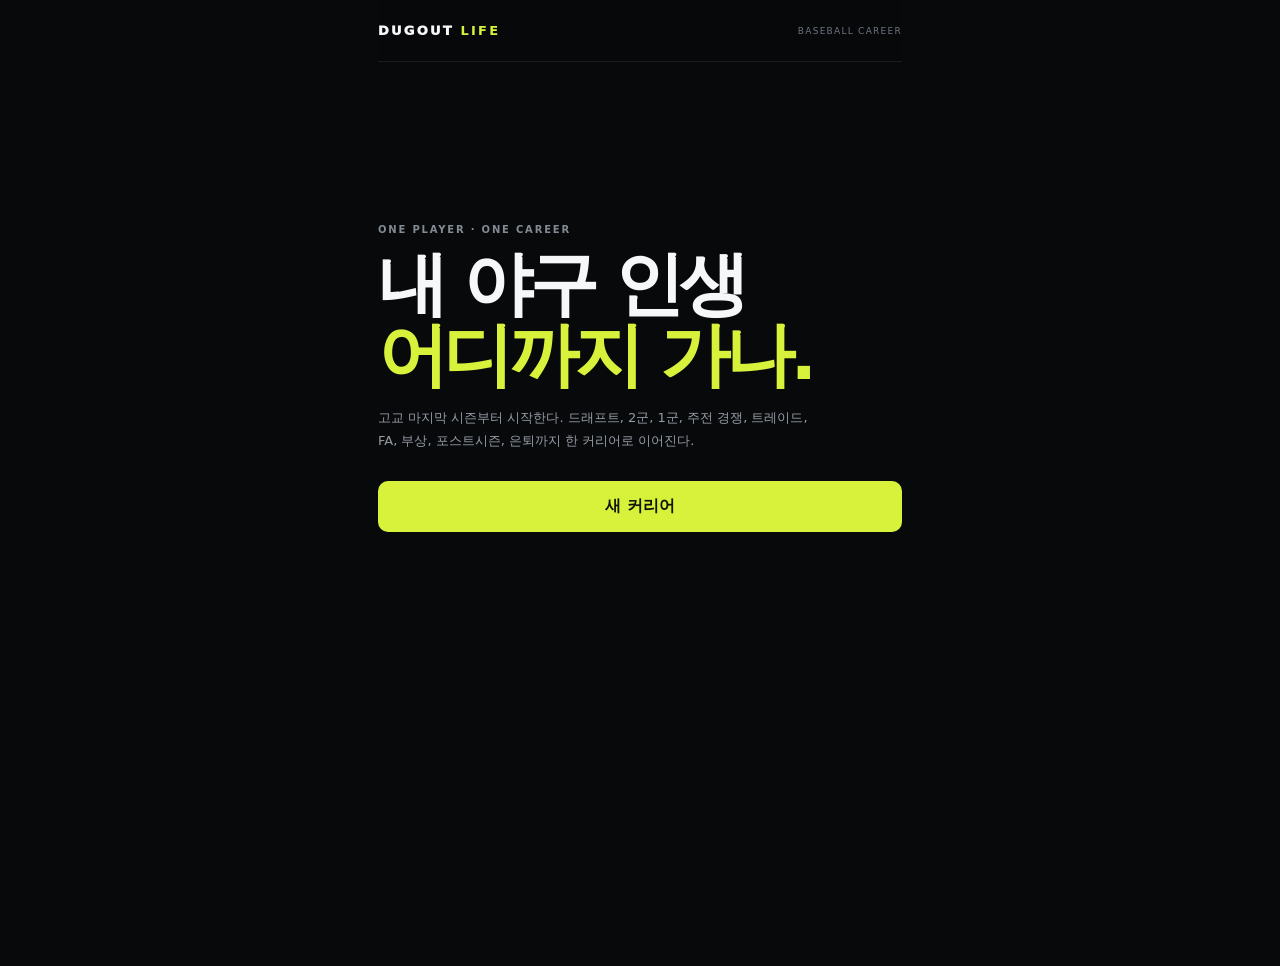
<file: index.html>
<!doctype html>
<html lang="ko">
<head>
<meta charset="utf-8">
<meta name="viewport" content="width=device-width,initial-scale=1,viewport-fit=cover">
<meta name="theme-color" content="#08090b">
<meta http-equiv="Cache-Control" content="no-cache,no-store,must-revalidate">
<title>DUGOUT LIFE</title>
<link rel="stylesheet" href="./life-v37.css?v=37">
</head>
<body>
<div class="app">
  <header class="topbar">
    <div class="brand">DUGOUT <b>LIFE</b></div>
    <div id="topMeta" class="topmeta">BASEBALL CAREER</div>
  </header>

  <section id="home" class="screen on home">
    <div class="home-kicker">ONE PLAYER · ONE CAREER</div>
    <h1>내 야구 인생<br><span>어디까지 가나.</span></h1>
    <p>고교 마지막 시즌부터 시작한다. 드래프트, 2군, 1군, 주전 경쟁, 트레이드, FA, 부상, 포스트시즌, 은퇴까지 한 커리어로 이어진다.</p>
    <div class="home-actions">
      <button id="newCareer" class="primary">새 커리어</button>
      <button id="resumeCareer" class="secondary" hidden>커리어 이어하기</button>
    </div>
    <div id="legacyPreview" class="legacy-preview"></div>
  </section>

  <section id="create" class="screen">
    <div class="pagehead">
      <div class="chapter">CHAPTER 01</div>
      <h1>선수 등록</h1>
      <p>플레이스타일이 초기 능력과 커리어 성향을 결정한다.</p>
    </div>
    <form id="createForm" class="form">
      <div class="grid2">
        <div class="field"><label>이름</label><input id="name" class="input" maxlength="12" placeholder="이름" required></div>
        <div class="field"><label>등번호</label><input id="number" class="input" type="number" min="0" max="99" value="7"></div>
      </div>
      <div class="field"><div class="label">포지션</div><div id="posChoices" class="choices pos">
        <button type="button" class="choice active" data-v="SS"><b>유격수</b><span>SS · 공수 밸런스</span></button>
        <button type="button" class="choice" data-v="CF"><b>중견수</b><span>CF · 주루/수비</span></button>
        <button type="button" class="choice" data-v="C"><b>포수</b><span>C · 수비/멘탈</span></button>
        <button type="button" class="choice" data-v="3B"><b>3루수</b><span>3B · 장타</span></button>
      </div></div>
      <div class="field"><div class="label">플레이스타일</div><div id="styleChoices" class="style-list">
        <button type="button" class="style active" data-v="complete"><div><b>완성형</b><span>큰 약점 없이 꾸준히 성장</span></div><em>안정</em></button>
        <button type="button" class="style" data-v="contact"><div><b>교타자</b><span>컨택·선구 중심, 높은 출루율</span></div><em>정교</em></button>
        <button type="button" class="style" data-v="slugger"><div><b>거포</b><span>삼진을 감수하고 장타로 뒤집음</span></div><em>폭발</em></button>
        <button type="button" class="style" data-v="speed"><div><b>호타준족</b><span>주루·수비·컨택으로 가치 생산</span></div><em>기동</em></button>
      </div></div>
      <div id="createError" class="error"></div>
      <button id="createBtn" class="primary" type="submit">고3 마지막 시즌 시작</button>
    </form>
  </section>

  <section id="career" class="screen">
    <div class="career-head">
      <div>
        <div id="stage" class="eyebrow">HIGH SCHOOL</div>
        <h1 id="careerTitle">고3 마지막 시즌</h1>
      </div>
      <div class="agebox"><small>AGE</small><b id="age">18</b></div>
    </div>

    <div id="identity" class="identity"></div>
    <div id="ladder" class="ladder"></div>

    <article id="moment" class="moment"></article>

    <section class="section compact-section">
      <div class="section-title"><h3>이번 시즌</h3><span id="seasonMeta">2026 · HIGH SCHOOL</span></div>
      <div id="seasonStats" class="stats-grid"></div>
    </section>

    <section class="section compact-section">
      <div class="section-title"><h3>관계 / 상태</h3><span>CAREER PRESSURE</span></div>
      <div id="meters" class="meters"></div>
    </section>

    <section class="section compact-section">
      <div class="section-title"><h3>특성</h3><span>TRAITS</span></div>
      <div id="traitList" class="trait-list"></div>
    </section>
  </section>

  <section id="result" class="screen result-screen"><div id="resultBody"></div></section>
  <section id="seasonEnd" class="screen summary-screen"><div id="summaryBody"></div></section>
  <section id="history" class="screen"><div class="pagehead"><div class="chapter">CAREER LOG</div><h1>커리어 기록</h1><p>시즌, 계약, 수상, 주요 사건이 모두 남는다.</p></div><div id="historyBody"></div></section>
  <section id="player" class="screen"><div id="playerBody"></div></section>
  <section id="retired" class="screen retired"><div id="retiredBody"></div></section>

  <nav id="tabs" class="tabs">
    <button data-tab="career" class="active">커리어</button>
    <button data-tab="history">기록</button>
    <button data-tab="player">선수</button>
  </nav>
</div>
<div id="toast" class="toast"></div>
<script src="./config.js?v=37"></script>
<script src="./life-v37-core.js?v=37"></script>
<script src="./life-v37-engine.js?v=37"></script>
<script src="./life-v37-ui.js?v=37"></script>
</body>
</html>
</file>
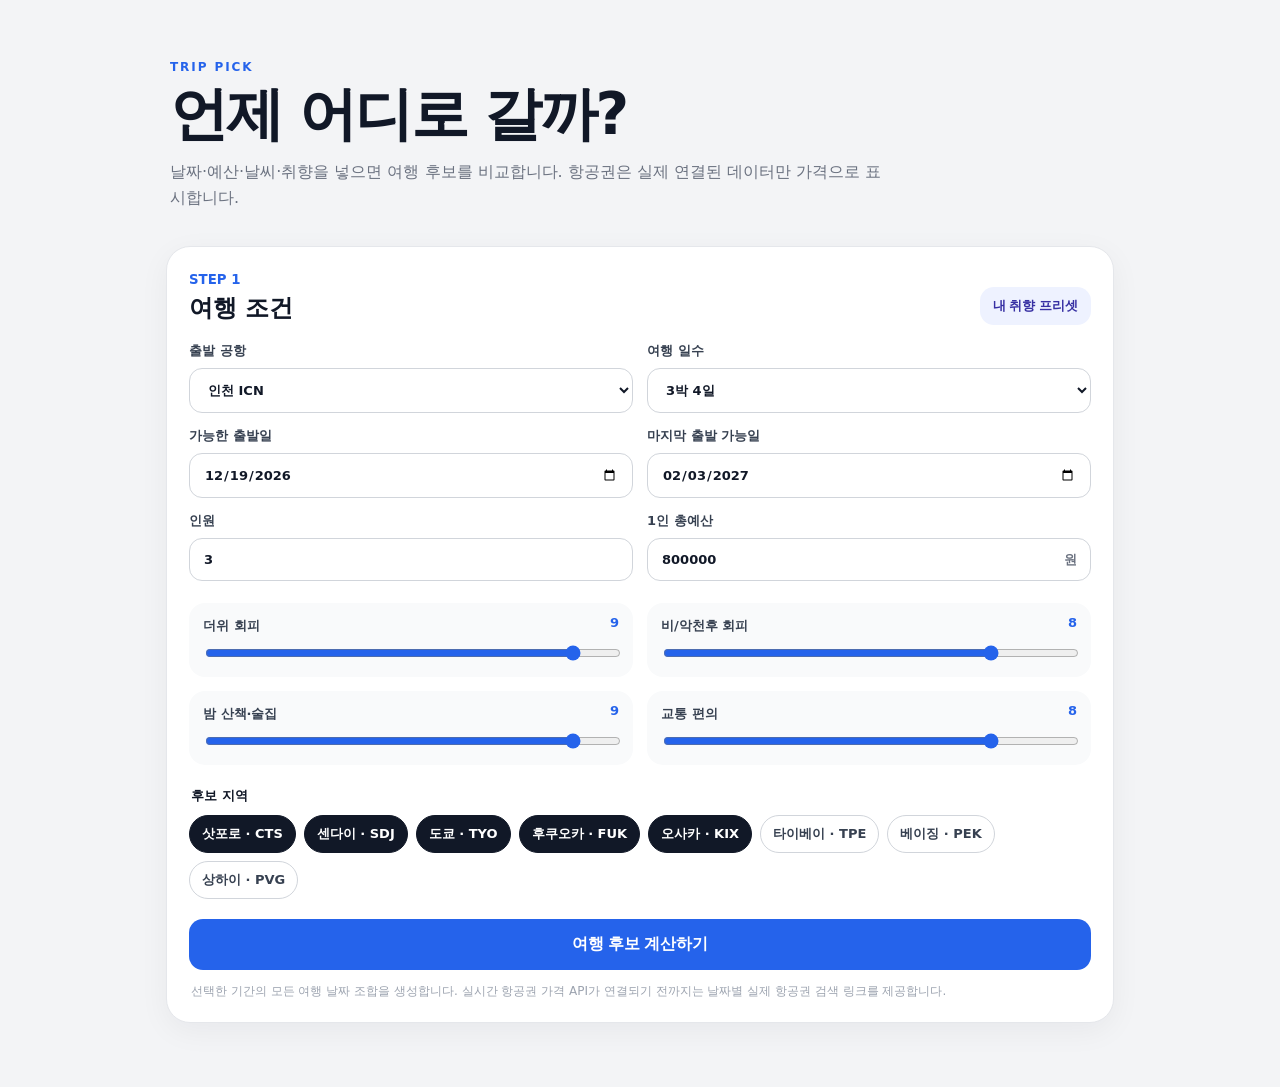
<file: trip/index.html>
<!doctype html>
<html lang="ko">
<head>
  <meta charset="UTF-8" />
  <meta name="viewport" content="width=device-width, initial-scale=1.0" />
  <meta name="theme-color" content="#111827" />
  <title>Trip Pick — 언제 어디로 갈까?</title>
  <style>*{box-sizing:border-box}body{margin:0;background:#f3f4f6;color:#111827;font-family:system-ui,-apple-system,BlinkMacSystemFont,"Segoe UI",sans-serif}.shell{max-width:980px;margin:0 auto;padding:28px 16px 64px}.hero{padding:28px 4px 20px}.badge{font-size:12px;font-weight:800;letter-spacing:.16em;color:#2563eb}.hero h1{font-size:clamp(34px,7vw,58px);line-height:1;margin:10px 0 14px;letter-spacing:-.04em}.hero p{max-width:720px;color:#6b7280;line-height:1.6}.card,.results>article,.plan{background:white;border:1px solid #e5e7eb;border-radius:24px;box-shadow:0 8px 30px rgba(15,23,42,.05)}.form-card{padding:22px}.section-head{display:flex;justify-content:space-between;align-items:center;gap:12px}.section-head small{font-weight:800;color:#2563eb}.section-head h2{margin:4px 0 18px;font-size:24px}.grid{display:grid;grid-template-columns:repeat(2,minmax(0,1fr));gap:14px}label{display:flex;flex-direction:column;gap:8px;font-size:13px;font-weight:700;color:#374151}input,select{width:100%;border:1px solid #d1d5db;border-radius:13px;padding:13px 14px;background:white;color:#111827;font:inherit;outline:none}input:focus,select:focus{border-color:#2563eb;box-shadow:0 0 0 3px #dbeafe}.money{position:relative}.money span{position:absolute;right:14px;top:13px;color:#6b7280}.money input{padding-right:42px}.sliders{display:grid;grid-template-columns:repeat(2,minmax(0,1fr));gap:14px;margin:22px 0}.sliders label{position:relative;background:#f9fafb;border-radius:16px;padding:14px}.sliders b{position:absolute;right:14px;top:12px;color:#2563eb}.sliders input{padding:0;box-shadow:none;border:0;accent-color:#2563eb}fieldset{border:0;padding:0;margin:10px 0 20px}legend{font-size:13px;font-weight:800;margin-bottom:10px}.chips{display:flex;flex-wrap:wrap;gap:8px}.chip input{display:none}.chip span{display:block;padding:9px 12px;border:1px solid #d1d5db;border-radius:999px;background:white;font-size:13px;cursor:pointer}.chip input:checked+span{background:#111827;color:white;border-color:#111827}.primary,.ghost{border:0;border-radius:14px;font-weight:800;cursor:pointer}.primary{width:100%;padding:15px 18px;background:#2563eb;color:white;font-size:16px}.primary:hover{background:#1d4ed8}.ghost{padding:10px 13px;background:#eef2ff;color:#3730a3}.micro{margin:12px 2px 0;font-size:12px;color:#9ca3af;line-height:1.5}.loading{padding:26px;text-align:center;color:#6b7280}.hidden{display:none!important}.results-title{margin-top:32px}.results{display:grid;gap:14px}.result{padding:20px}.rank{font-size:12px;font-weight:900;color:#2563eb}.result-top{display:flex;justify-content:space-between;align-items:flex-start;gap:14px}.result h3{font-size:25px;margin:4px 0}.score{font-size:30px;font-weight:900}.score small{font-size:12px;color:#9ca3af}.meta{display:flex;flex-wrap:wrap;gap:8px;margin:12px 0}.pill{padding:7px 10px;background:#f3f4f6;border-radius:999px;font-size:12px}.why{color:#4b5563;line-height:1.55}.flight{margin-top:14px;padding:13px;border-radius:15px;background:#fff7ed;color:#9a3412;font-size:13px}.actions{display:flex;gap:8px;margin-top:14px}.actions a,.actions button{flex:1;text-align:center;padding:11px;border-radius:12px;text-decoration:none;font-weight:800;font-size:13px;border:0;cursor:pointer}.actions a{background:#f3f4f6;color:#111827}.actions button{background:#111827;color:white}.stamp{font-size:12px;color:#9ca3af}.plan{padding:18px}.day{border-bottom:1px solid #e5e7eb;padding:16px 4px}.day:last-child{border:0}.day h3{margin:0 0 10px}.day ul{margin:0;padding-left:20px;color:#4b5563;line-height:1.8}@media(max-width:640px){.grid,.sliders{grid-template-columns:1fr}.form-card{padding:18px}.result-top{align-items:center}.actions{flex-direction:column}}</style>
</head>
<body>
  <main class="shell">
    <header class="hero">
      <span class="badge">TRIP PICK</span>
      <h1>언제 어디로 갈까?</h1>
      <p>날짜·예산·날씨·취향을 넣으면 여행 후보를 비교합니다. 항공권은 실제 연결된 데이터만 가격으로 표시합니다.</p>
    </header>

    <section class="card form-card">
      <div class="section-head">
        <div><small>STEP 1</small><h2>여행 조건</h2></div>
        <button id="presetBtn" class="ghost">내 취향 프리셋</button>
      </div>

      <div class="grid">
        <label>출발 공항
          <select id="origin">
            <option value="ICN">인천 ICN</option>
            <option value="GMP">김포 GMP</option>
            <option value="CJJ">청주 CJJ</option>
          </select>
        </label>
        <label>여행 일수
          <select id="nights">
            <option value="2">2박 3일</option>
            <option value="3" selected>3박 4일</option>
            <option value="4">4박 5일</option>
            <option value="5">5박 6일</option>
          </select>
        </label>
        <label>가능한 출발일
          <input id="startDate" type="date" />
        </label>
        <label>마지막 출발 가능일
          <input id="endDate" type="date" />
        </label>
        <label>인원
          <input id="people" type="number" min="1" max="10" value="3" />
        </label>
        <label>1인 총예산
          <div class="money"><input id="budget" type="number" min="100000" step="50000" value="800000" /><span>원</span></div>
        </label>
      </div>

      <div class="sliders">
        <label><span>더위 회피</span><b id="heatV">9</b><input id="heat" type="range" min="0" max="10" value="9" /></label>
        <label><span>비/악천후 회피</span><b id="rainV">8</b><input id="rain" type="range" min="0" max="10" value="8" /></label>
        <label><span>밤 산책·술집</span><b id="nightV">9</b><input id="night" type="range" min="0" max="10" value="9" /></label>
        <label><span>교통 편의</span><b id="transitV">8</b><input id="transit" type="range" min="0" max="10" value="8" /></label>
      </div>

      <fieldset>
        <legend>후보 지역</legend>
        <div id="cityChecks" class="chips"></div>
      </fieldset>

      <button id="searchBtn" class="primary">여행 후보 계산하기</button>
      <p class="micro">선택한 기간의 모든 여행 날짜 조합을 생성합니다. 실시간 항공권 가격 API가 연결되기 전까지는 날짜별 실제 항공권 검색 링크를 제공합니다.</p>
    </section>

    <section id="loading" class="loading hidden">모든 여행 날짜와 날씨 조건을 확인하고 있습니다…</section>

    <section id="resultsWrap" class="hidden">
      <div class="section-head results-title">
        <div><small>STEP 2</small><h2>추천 결과</h2></div>
        <span id="dataStamp" class="stamp"></span>
      </div>
      <div id="results" class="results"></div>
    </section>

    <section id="planWrap" class="hidden">
      <div class="section-head results-title">
        <div><small>STEP 3</small><h2>3박 4일 자동 일정</h2></div>
        <button id="closePlan" class="ghost">닫기</button>
      </div>
      <div id="plan" class="plan"></div>
    </section>
  </main>

  <script>const cities=[
 {id:"Sapporo",name:"삿포로",airport:"CTS",country:"JP",lat:43.0618,lon:141.3545,night:8,transit:8,baseTemp:15,plan:["오도리공원·삿포로역","니조시장·스스키노","오타루 당일치기","모이와야마·맥주박물관"]},
 {id:"Sendai",name:"센다이",airport:"SDJ",country:"JP",lat:38.2682,lon:140.8694,night:7,transit:8,baseTemp:18,plan:["센다이역·아케이드","마쓰시마","아오바성·고쿠분초","시장·역 주변 쇼핑"]},
 {id:"Tokyo",name:"도쿄",airport:"TYO",country:"JP",lat:35.6762,lon:139.6503,night:10,transit:10,baseTemp:22,plan:["우에노·아메요코","아사쿠사·스카이트리","아키하바라·긴자","신주쿠·가부키초"]},
 {id:"Fukuoka",name:"후쿠오카",airport:"FUK",country:"JP",lat:33.5902,lon:130.4017,night:9,transit:9,baseTemp:23,plan:["하카타·텐진","다자이후","나카스·캐널시티","모모치·야타이"]},
 {id:"Osaka",name:"오사카",airport:"KIX",country:"JP",lat:34.6937,lon:135.5023,night:10,transit:9,baseTemp:23,plan:["난바·도톤보리","우메다","덴덴타운·신세카이","오사카성·텐노지"]},
 {id:"Taipei",name:"타이베이",airport:"TPE",country:"TW",lat:25.033,lon:121.5654,night:9,transit:9,baseTemp:25,plan:["시먼딩·용산사","중산·다다오청","지우펀·스펀","신이·타이베이101"]},
 {id:"Beijing",name:"베이징",airport:"PEK",country:"CN",lat:39.9042,lon:116.4074,night:7,transit:8,baseTemp:20,plan:["왕푸징","자금성·천안문","만리장성","싼리툰"]},
 {id:"Shanghai",name:"상하이",airport:"PVG",country:"CN",lat:31.2304,lon:121.4737,night:9,transit:9,baseTemp:23,plan:["난징동루·와이탄","프랑스조계","루자쭈이","신천지"]},
];

const $=s=>document.querySelector(s);
const today=new Date();
const iso=d=>{const x=new Date(d);x.setMinutes(x.getMinutes()-x.getTimezoneOffset());return x.toISOString().slice(0,10)};
$("#startDate").value=iso(new Date(today.getTime()+86400000*14));
$("#endDate").value=iso(new Date(today.getTime()+86400000*60));

$("#cityChecks").innerHTML=cities.map((c,i)=>`<label class="chip"><input type="checkbox" value="${c.id}" ${i<5?"checked":""}><span>${c.name} · ${c.airport}</span></label>`).join("");
["heat","rain","night","transit"].forEach(id=>$("#"+id).addEventListener("input",e=>$("#"+id+"V").textContent=e.target.value));
$("#presetBtn").onclick=()=>{$("#heat").value=10;$("#rain").value=9;$("#night").value=10;$("#transit").value=8;["heat","rain","night","transit"].forEach(id=>$("#"+id+"V").textContent=$("#"+id).value)};

function datePairs(start,end,nights){
 const out=[]; let d=new Date(start+"T00:00:00"); const last=new Date(end+"T00:00:00");
 while(d<=last && out.length<120){
  const ret=new Date(d); ret.setDate(ret.getDate()+Number(nights)+1);
  out.push({depart:iso(d),return:iso(ret),weekend:[0,5,6].includes(d.getDay())});
  d.setDate(d.getDate()+1);
 }
 return out;
}

async function forecastMap(c){
 const map=new Map();
 try{
  const u=`https://api.open-meteo.com/v1/forecast?latitude=${c.lat}&longitude=${c.lon}&daily=temperature_2m_max,temperature_2m_min,precipitation_probability_max,precipitation_sum&timezone=auto&forecast_days=16`;
  const r=await fetch(u);
  if(!r.ok)return map;
  const j=await r.json();
  (j.daily.time||[]).forEach((date,i)=>map.set(date,{
    kind:"예보",
    max:j.daily.temperature_2m_max?.[i],
    min:j.daily.temperature_2m_min?.[i],
    rain:j.daily.precipitation_probability_max?.[i]??0,
    precip:j.daily.precipitation_sum?.[i]??0
  }));
 }catch(e){console.warn("forecast error",e)}
 return map;
}
function weatherFor(c,date,map){
 return map.get(date) || {kind:"계절 참고",max:c.baseTemp+4,min:c.baseTemp-4,rain:null,precip:null};
}
function scoreCity(c,w,p){
 const heatTarget=20;
 const heatScore=Math.max(0,10-Math.abs((w.max??c.baseTemp)-heatTarget)*.65);
 const rainScore=w.rain==null?6:Math.max(0,10-w.rain/10);
 const total=(heatScore*p.heat+rainScore*p.rain+c.night*p.night+c.transit*p.transit)/(p.heat+p.rain+p.night+p.transit||1)*10;
 return Math.round(total);
}
function flightLink(origin,c,depart,ret){
 const q=encodeURIComponent(`Flights from ${origin} to ${c.airport} on ${depart} returning ${ret}`);
 return `https://www.google.com/travel/flights?q=${q}`;
}
function reason(c,w,p){
 const bits=[];
 if((w.max??99)<=24&&p.heat>=7)bits.push("기온 조건이 선호에 비교적 잘 맞음");
 if(c.night>=9&&p.night>=7)bits.push("밤 산책·술집 선택지가 많은 편");
 if(c.transit>=9&&p.transit>=7)bits.push("대중교통 이동이 편한 편");
 if(w.rain!=null&&w.rain<=30)bits.push("조회된 강수확률이 낮은 편");
 return bits.length?bits.join(" · "):"입력한 가중치를 종합한 후보";
}
function allDatesHtml(r,origin){
 return `<details class="all-dates">
   <summary>모든 날짜 항공권 조회 · ${r.all.length}개 조합</summary>
   <div style="overflow:auto;margin-top:10px">
    <table style="width:100%;border-collapse:collapse;font-size:13px">
      <thead><tr><th style="text-align:left;padding:8px">여행일</th><th style="text-align:left;padding:8px">날씨</th><th style="text-align:right;padding:8px">조회</th></tr></thead>
      <tbody>
      ${r.all.map(x=>`<tr style="border-top:1px solid #e5e7eb">
        <td style="padding:9px 8px;white-space:nowrap">${x.pair.depart} → ${x.pair.return}</td>
        <td style="padding:9px 8px;white-space:nowrap">${x.w.kind} · ${x.w.min}~${x.w.max}℃${x.w.rain==null?"":` · 비 ${x.w.rain}%`}</td>
        <td style="padding:9px 8px;text-align:right"><a href="${flightLink(origin,r.city,x.pair.depart,x.pair.return)}" target="_blank" rel="noopener" style="font-weight:800;color:#2563eb;text-decoration:none">항공권</a></td>
      </tr>`).join("")}
      </tbody>
    </table>
   </div>
  </details>`;
}

$("#searchBtn").onclick=async()=>{
 const selected=[...document.querySelectorAll("#cityChecks input:checked")].map(x=>x.value);
 if(!selected.length)return alert("후보 도시를 하나 이상 선택하세요.");
 const start=$("#startDate").value,end=$("#endDate").value,nights=$("#nights").value;
 if(!start||!end||new Date(start)>new Date(end))return alert("날짜 범위를 확인하세요.");
 const pairs=datePairs(start,end,nights);
 if(!pairs.length)return alert("조회할 날짜가 없습니다.");
 const p={heat:+$("#heat").value,rain:+$("#rain").value,night:+$("#night").value,transit:+$("#transit").value};
 const origin=$("#origin").value;
 $("#loading").classList.remove("hidden");$("#resultsWrap").classList.add("hidden");$("#planWrap").classList.add("hidden");
 try{
  const chosen=cities.filter(c=>selected.includes(c.id));
  const rows=[];
  for(const c of chosen){
   const fmap=await forecastMap(c);
   const all=pairs.map(pair=>{
    const w=weatherFor(c,pair.depart,fmap);
    return {pair,w,score:scoreCity(c,w,p)};
   }).sort((a,b)=>b.score-a.score||a.pair.depart.localeCompare(b.pair.depart));
   rows.push({city:c,...all[0],all});
  }
  rows.sort((a,b)=>b.score-a.score);
  $("#results").innerHTML=rows.map((r,i)=>`
   <article class="result">
    <div class="result-top"><div><span class="rank">#${i+1}</span><h3>${r.city.name} · ${r.city.airport}</h3></div><div class="score">${r.score}<small>/100</small></div></div>
    <div class="meta">
      <span class="pill">추천 ${r.pair.depart} → ${r.pair.return}</span>
      <span class="pill">${r.w.kind}</span>
      <span class="pill">${r.w.min}~${r.w.max}℃</span>
      ${r.w.rain==null?"":`<span class="pill">강수확률 ${r.w.rain}%</span>`}
    </div>
    <div class="why">${reason(r.city,r.w,p)}</div>
    <div class="flight"><b>${origin} → ${r.city.airport}</b> · 선택 기간의 모든 ${r.all.length}개 여행 날짜 조합을 생성했습니다. 실시간 가격 API가 아직 없어 가격은 지어내지 않고 날짜별 실제 검색으로 연결합니다.</div>
    <div class="actions"><a href="${flightLink(origin,r.city,r.pair.depart,r.pair.return)}" target="_blank" rel="noopener">추천 날짜 항공권</a><button data-plan="${r.city.id}" data-depart="${r.pair.depart}">일정 만들기</button></div>
    ${allDatesHtml(r,origin)}
   </article>`).join("");
  $("#dataStamp").textContent=`총 ${pairs.length}개 출발일 × ${chosen.length}개 도시 · 조회 ${new Date().toLocaleString("ko-KR")}`;
  $("#resultsWrap").classList.remove("hidden");
  document.querySelectorAll("[data-plan]").forEach(b=>b.onclick=()=>showPlan(b.dataset.plan,b.dataset.depart));
 }catch(e){alert("조회 중 오류가 났습니다. 다시 시도하세요.");console.error(e)}
 finally{$("#loading").classList.add("hidden")}
};

function showPlan(id,depart){
 const c=cities.find(x=>x.id===id),nights=+$("#nights").value,total=nights+1;
 const items=Array.from({length:total},(_,i)=>{const d=new Date(depart);d.setDate(d.getDate()+i);const area=c.plan[i%c.plan.length];return `<div class="day"><h3>DAY ${i+1} · ${iso(d)}</h3><ul><li>오전: ${area} 중심 가벼운 일정</li><li>점심: 현지 인기 식사 카테고리에서 선택</li><li>오후: 같은 권역 관광·쇼핑</li><li>저녁: 이동거리 짧은 식사 + 밤 산책/술집</li></ul></div>`}).join("");
 $("#plan").innerHTML=`<h2>${c.name} ${nights}박 ${total}일</h2>${items}`;$("#planWrap").classList.remove("hidden");$("#planWrap").scrollIntoView({behavior:"smooth"});
}
$("#closePlan").onclick=()=>$("#planWrap").classList.add("hidden");
</script>
</body>
</html>
</file>
<file: life-v37.css>
:root{--bg:#08090b;--panel:#101318;--panel2:#14181e;--line:#292f37;--line2:#1c2127;--text:#f5f7f8;--muted:#7e8791;--sub:#adb4bb;--lime:#d8f23c;--good:#80d979;--bad:#f17171;--gold:#efc662;--blue:#78aef2}
*{box-sizing:border-box}html,body{margin:0;background:var(--bg);color:var(--text);font-family:Inter,system-ui,-apple-system,BlinkMacSystemFont,"Segoe UI",sans-serif}body{min-height:100vh}button,input{font:inherit}.app{width:min(560px,100%);min-height:100vh;margin:0 auto;padding:0 18px 94px}.topbar{height:62px;display:flex;align-items:center;justify-content:space-between;border-bottom:1px solid #181d22;position:sticky;top:0;background:rgba(8,9,11,.96);backdrop-filter:blur(14px);z-index:30}.brand{font-size:13px;font-weight:950;letter-spacing:.17em}.brand b{color:var(--lime)}.topmeta{font-size:9px;color:#6d7580;letter-spacing:.14em}.screen{display:none}.screen.on{display:block}.home{min-height:calc(100vh - 90px);padding-top:18vh}.home-kicker,.eyebrow,.chapter{font-size:10px;color:#828a93;font-weight:900;letter-spacing:.18em}.home h1{font-size:clamp(47px,13vw,70px);line-height:1.01;letter-spacing:-.065em;margin:14px 0 17px}.home h1 span{color:var(--lime)}.home p{font-size:13px;color:#949ca5;line-height:1.75;max-width:450px;margin:0}.home-actions{display:grid;gap:8px;margin-top:28px}.primary,.secondary,.danger{width:100%;border-radius:10px;padding:15px 16px;font-weight:950;cursor:pointer}.primary{border:0;background:var(--lime);color:#111507}.secondary{border:1px solid var(--line);background:#0c0f13;color:#f0f2f3}.danger{border:1px solid #542a2a;background:#180d0d;color:#ff9f9f}.legacy-preview{margin-top:18px}.legacy-card{border-top:1px solid var(--line);padding:13px 0;display:flex;justify-content:space-between;gap:12px}.legacy-card small{font-size:8px;color:var(--muted);display:block}.legacy-card b{font-size:13px}.pagehead{padding:30px 0 21px}.pagehead h1{font-size:35px;letter-spacing:-.05em;margin:8px 0}.pagehead p{font-size:12px;color:var(--muted);line-height:1.6;margin:0}.form{display:grid;gap:18px}.grid2{display:grid;grid-template-columns:1fr 92px;gap:14px}.field{display:grid;gap:8px}.field label,.label{font-size:10px;color:#949ca5;font-weight:850}.input{width:100%;background:transparent;border:0;border-bottom:1px solid #353c45;color:#fff;padding:11px 1px;outline:none}.input:focus{border-color:var(--lime)}.choices{display:grid;grid-template-columns:repeat(2,1fr);gap:8px}.choice{border:1px solid var(--line);background:#0d1014;color:#e8ebed;border-radius:10px;padding:13px;text-align:left}.choice b{font-size:13px;display:block}.choice span{font-size:8px;color:#737c85;display:block;margin-top:5px}.choice.active{border-color:var(--lime);box-shadow:inset 0 0 0 1px var(--lime)}.style-list{display:grid;gap:8px}.style{border:1px solid var(--line);background:#0d1014;color:#fff;border-radius:11px;padding:14px;text-align:left;display:flex;align-items:center;justify-content:space-between;gap:12px}.style b{display:block;font-size:14px}.style span{display:block;font-size:9px;color:#7b848d;margin-top:4px}.style em{font-size:9px;font-style:normal;color:#929aa2;border:1px solid #2c333a;padding:5px 7px;border-radius:99px}.style.active{border-color:var(--lime);box-shadow:inset 0 0 0 1px var(--lime)}.style.active em{color:var(--lime);border-color:#566520}.error{min-height:18px;color:#ff8b8b;font-size:10px}.career-head{display:flex;align-items:end;justify-content:space-between;padding:26px 0 12px}.career-head h1{font-size:28px;letter-spacing:-.045em;margin:5px 0 0}.agebox{text-align:right}.agebox small{font-size:7px;color:#666e76;display:block}.agebox b{font-size:24px}.identity{border-top:1px solid var(--line);border-bottom:1px solid var(--line);padding:14px 0;display:grid;grid-template-columns:1fr auto;gap:12px}.id-name{font-size:24px;font-weight:950;letter-spacing:-.04em}.id-meta{font-size:9px;color:#777f88;line-height:1.55;margin-top:5px}.id-role{text-align:right}.id-role small{font-size:7px;color:#717982;display:block}.id-role b{font-size:16px;color:var(--lime)}.ladder{display:grid;grid-template-columns:repeat(5,1fr);gap:4px;padding:11px 0 2px}.ladder-step{height:4px;background:#232931;border-radius:6px}.ladder-step.done{background:#69761f}.ladder-step.now{background:var(--lime)}.moment{margin-top:18px;border:1px solid #303741;background:linear-gradient(155deg,#12161c,#0c0f13);padding:18px 16px}.moment-top{display:flex;justify-content:space-between;align-items:center;gap:10px}.moment-type{font-size:9px;color:var(--lime);font-weight:900;letter-spacing:.13em}.moment-stakes{font-size:8px;color:#848c95}.moment h2{font-size:30px;line-height:1.08;letter-spacing:-.05em;margin:8px 0 9px}.moment>p{font-size:12px;line-height:1.65;color:#9aa2aa;margin:0}.score-situation{display:grid;grid-template-columns:1fr auto;gap:8px;border-top:1px solid #252b32;border-bottom:1px solid #252b32;margin:16px 0 0;padding:12px 0}.score-situation b{font-size:18px}.score-situation span{font-size:9px;color:#7b848d}.choice-title{font-size:9px;color:#727a83;font-weight:900;letter-spacing:.08em;margin:17px 0 8px}.career-choices{display:grid;gap:7px}.career-choice{width:100%;border:1px solid #2a3038;background:#090c0f;color:#edf0f1;border-radius:9px;padding:13px;text-align:left}.career-choice b{font-size:13px}.career-choice span{display:block;font-size:9px;color:#777f88;line-height:1.45;margin-top:4px}.career-choice em{display:block;font-size:8px;color:#9aa2aa;font-style:normal;margin-top:7px}.career-choice.risk em{color:#efb35c}.section{margin-top:11px;border:1px solid var(--line2);background:#0d1014}.compact-section{padding:13px}.section-title{display:flex;align-items:center;justify-content:space-between;margin-bottom:10px}.section-title h3{font-size:12px;margin:0}.section-title span{font-size:7px;color:#68717a;letter-spacing:.12em}.stats-grid{display:grid;grid-template-columns:repeat(5,1fr);gap:5px}.stat{border-top:1px solid #272d34;padding-top:8px}.stat small{font-size:7px;color:#6d7680;display:block}.stat b{font-size:14px;display:block;margin-top:3px}.meters{display:grid;gap:8px}.meter-top{display:flex;justify-content:space-between;font-size:9px;color:#7f8790}.bar{height:4px;background:#20262d;margin-top:4px;overflow:hidden}.bar i{display:block;height:100%;background:var(--lime)}.trait-list{display:flex;gap:5px;flex-wrap:wrap}.trait{border:1px solid #303740;padding:6px 8px;border-radius:99px;font-size:8px;color:#a8afb6}.trait.rare{border-color:#5a6621;color:var(--lime)}.tabs{position:fixed;left:50%;bottom:11px;transform:translateX(-50%);width:min(530px,calc(100% - 26px));display:none;grid-template-columns:repeat(3,1fr);gap:4px;padding:6px;border:1px solid #2a3037;background:rgba(9,11,14,.96);backdrop-filter:blur(12px);z-index:40}.tabs.show{display:grid}.tabs button{border:0;background:transparent;color:#777f88;font-size:9px;font-weight:900;padding:10px}.tabs button.active{color:var(--lime);background:#171b20}.result-screen,.summary-screen{padding-top:30px}.result-kicker{font-size:9px;color:#7b848c;letter-spacing:.18em;font-weight:900}.result-screen h1,.summary-screen h1{font-size:40px;letter-spacing:-.055em;margin:7px 0 17px}.big-result{border-left:3px solid var(--lime);padding:11px 13px;background:#0e1115;margin:12px 0}.big-result b{font-size:17px}.big-result p{font-size:10px;color:#818a93;line-height:1.55;margin:5px 0 0}.delta-row{display:grid;grid-template-columns:repeat(4,1fr);gap:5px;margin:15px 0}.delta{border-top:1px solid var(--line);padding-top:8px}.delta small{font-size:7px;color:#69727b;display:block}.delta b{font-size:14px}.delta.up b{color:var(--good)}.delta.down b{color:var(--bad)}.result-actions{display:grid;gap:8px;margin-top:18px}.summary-hero{border-top:1px solid var(--line);border-bottom:1px solid var(--line);padding:17px 0;margin:14px 0}.summary-hero small{font-size:8px;color:#747d86}.summary-hero b{font-size:28px;display:block;margin-top:4px}.offer-list{display:grid;gap:8px;margin-top:13px}.offer{border:1px solid var(--line);background:#0c0f13;padding:14px;text-align:left;color:#fff}.offer b{font-size:14px}.offer span{display:block;font-size:9px;color:#7a838c;margin-top:5px;line-height:1.45}.offer strong{display:block;color:var(--lime);font-size:10px;margin-top:8px}.history-year{border-top:1px solid var(--line);padding:13px 0}.history-year-head{display:flex;justify-content:space-between;gap:12px}.history-year-head b{font-size:14px}.history-year-head span{font-size:9px;color:#7b848d}.history-year p{font-size:9px;color:#818a93;line-height:1.5;margin:6px 0 0}.profile-card{padding-top:28px}.profile-name{font-size:36px;letter-spacing:-.055em;margin:5px 0}.profile-sub{font-size:10px;color:#7b848c}.attr-row{display:grid;grid-template-columns:58px 1fr 28px;gap:8px;align-items:center;padding:7px 0}.attr-row span,.attr-row b{font-size:9px}.profile-line{display:flex;justify-content:space-between;gap:12px;border-top:1px solid #242a30;padding:10px 0;font-size:9px}.profile-line span{color:#747d86}.retired{padding-top:13vh;text-align:center}.retired .hall{font-size:10px;color:var(--gold);font-weight:900;letter-spacing:.18em}.retired h1{font-size:46px;letter-spacing:-.055em;margin:8px 0}.retired-score{font-size:74px;font-weight:950;color:var(--lime);line-height:1}.retired p{font-size:11px;color:#808991;line-height:1.6}.toast{position:fixed;left:50%;bottom:78px;transform:translateX(-50%) translateY(8px);background:#f1f3f4;color:#101315;padding:9px 12px;font-size:10px;font-weight:900;opacity:0;pointer-events:none;transition:.18s;z-index:100}.toast.show{opacity:1;transform:translateX(-50%) translateY(0)}.flash-good{animation:goodflash .3s ease}@keyframes goodflash{50%{background:#152112}}@media(max-width:390px){.app{padding-left:15px;padding-right:15px}.moment h2{font-size:27px}.stats-grid{grid-template-columns:repeat(5,1fr)}.career-head h1{font-size:25px}}
</file>
